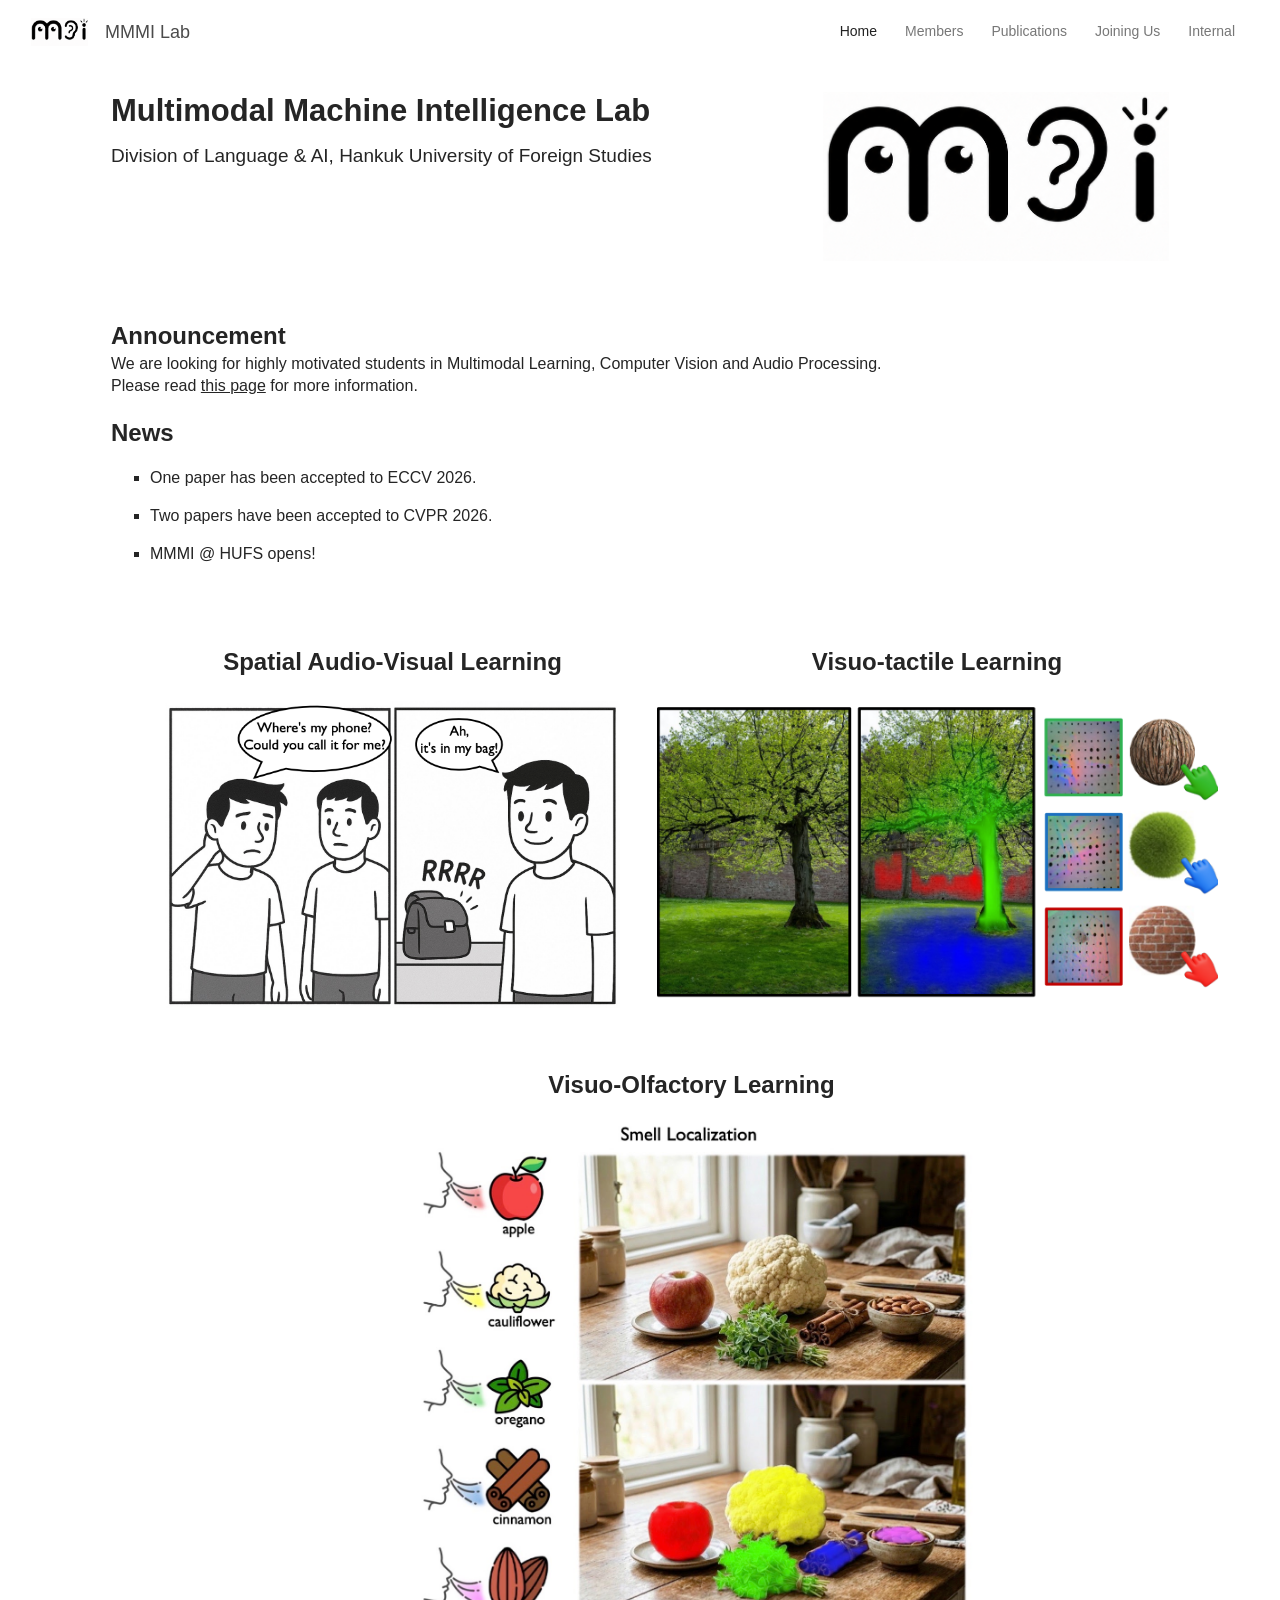
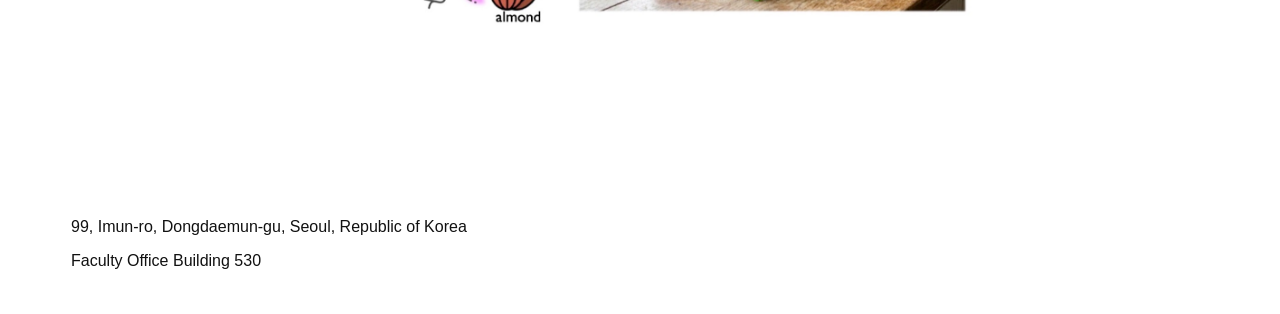
<file: index.html>
<!doctype html><html lang="en"><head><meta charset="utf-8"><meta name="viewport" content="width=device-width,initial-scale=1"><meta name="description" content="Multimodal Machine Intelligence Lab at Hankuk University of Foreign Studies"><title>MMMI Lab</title><link rel="stylesheet" href="style.css"></head><body>
<header class="site-header"><a class="brand" href="/"><img src="/assets/images/mmmi-logo.png?v=2" alt="MMMI logo"><span>MMMI Lab</span></a><button class="menu-button" aria-label="Menu">☰</button><nav class="nav"><a class="active" href="index.html">Home</a><a href="members/">Members</a><a href="publications/">Publications</a><a href="joining-us/">Joining Us</a><a href="internal/">Internal</a></nav></header>
<main class="home-main"><section class="home-intro"><div><h1>Multimodal Machine Intelligence Lab</h1><p>Division of Language &amp; AI, Hankuk University of Foreign Studies</p></div><img src="/assets/images/mmmi-logo.png?v=2" alt="MMMI Lab logo"></section><section class="home-info"><h2>Announcement</h2><p>We are looking for highly motivated students in Multimodal Learning, Computer Vision and Audio Processing.</p><p>Please read <a href="joining-us/">this page</a> for more information.</p><h2>News</h2><ul class="news-list"><li>One paper has been accepted to ECCV 2026.</li><li>Two papers have been accepted to CVPR 2026.</li><li>MMMI @ HUFS opens!</li></ul></section><section class="research-grid"><article class="research-card"><h3>Spatial Audio-Visual Learning</h3><img src="assets/images/spatial-audio-visual.png" alt="Spatial audio-visual learning"></article><article class="research-card"><h3>Visuo-tactile Learning</h3><img src="assets/images/visuo-tactile.png" alt="Visuo-tactile learning"></article><article class="research-card"><h3>Visuo-Olfactory Learning</h3><img src="assets/images/visuo-olfactory.jpg" alt="Visuo-olfactory learning"></article></section></main>
<footer class="footer"><p>99, Imun-ro, Dongdaemun-gu, Seoul, Republic of Korea</p><p><strong>Faculty Office Building 530</strong></p></footer><script src="script.js"></script></body></html>
</file>
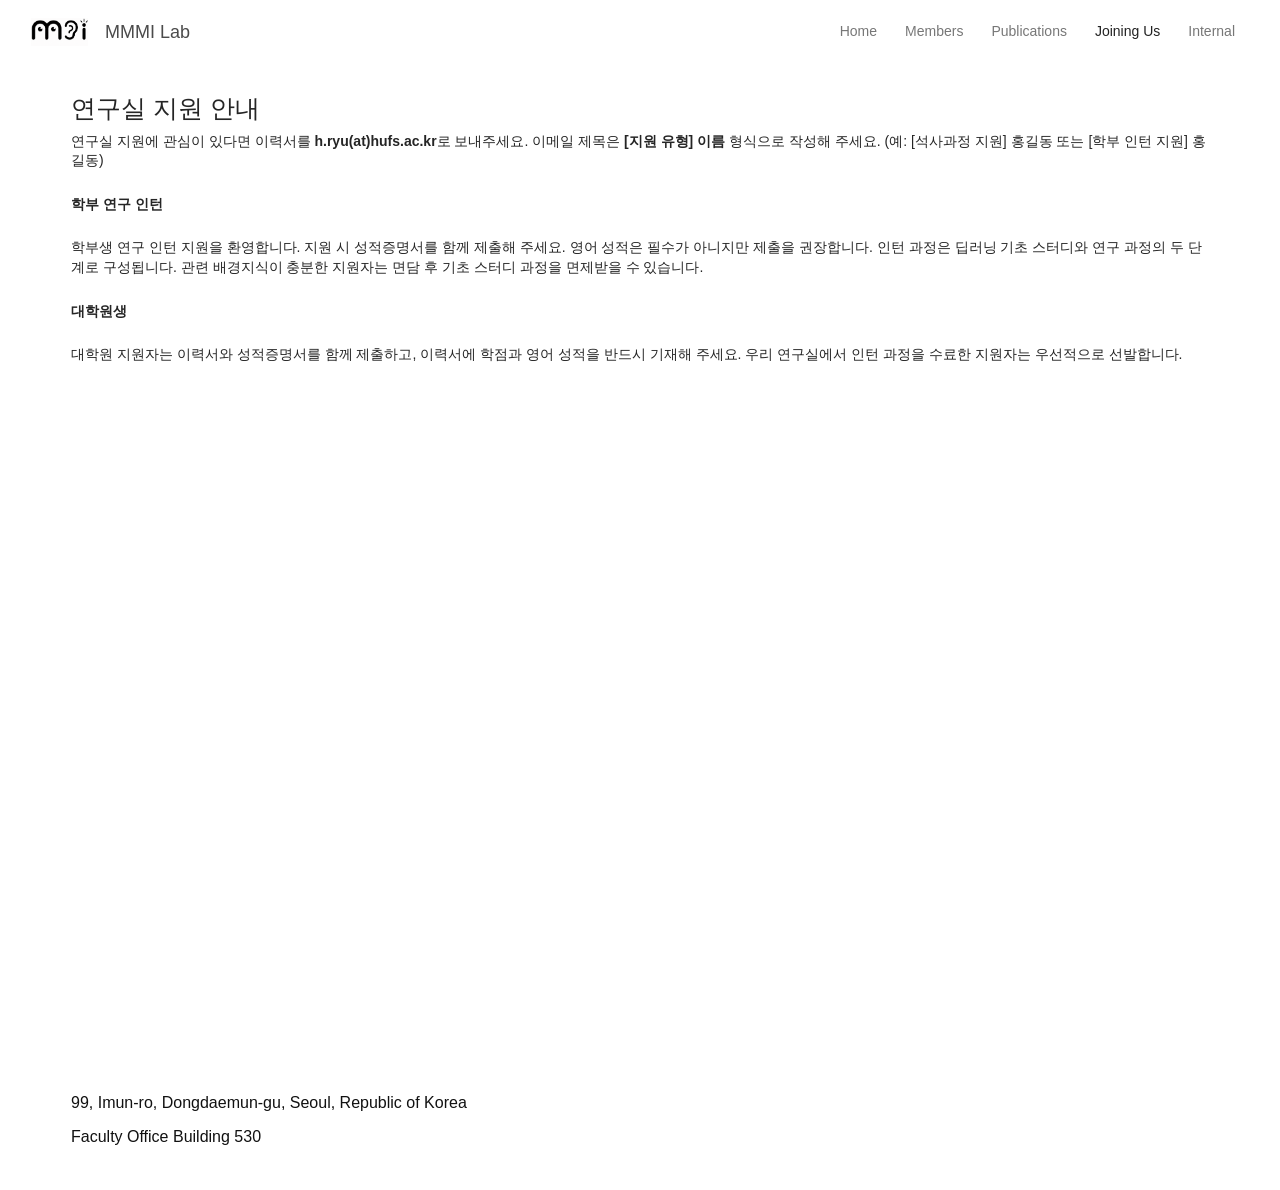
<file: joining-us/index.html>
<!doctype html>
<html lang="ko">
<head>
  <meta charset="utf-8">
  <meta name="viewport" content="width=device-width,initial-scale=1">
  <meta name="description" content="다중모달 기계지능 연구실 학부 연구 인턴 및 대학원생 지원 안내">
  <title>Joining Us - MMMI Lab</title>
  <link rel="stylesheet" href="../style.css">
</head>
<body>
  <header class="site-header">
    <a class="brand" href="/"><img src="/assets/images/mmmi-logo.png?v=2" alt="MMMI logo"><span>MMMI Lab</span></a>
    <button class="menu-button" aria-label="메뉴">☰</button>
    <nav class="nav" aria-label="주요 메뉴">
      <a href="../">Home</a>
      <a href="../members/">Members</a>
      <a href="../publications/">Publications</a>
      <a class="active" href="./">Joining Us</a>
      <a href="../internal/">Internal</a>
    </nav>
  </header>
  <main class="wrap section apply">
    <h1>연구실 지원 안내</h1>
    <p>
      연구실 지원에 관심이 있다면 이력서를 <strong>h.ryu(at)hufs.ac.kr</strong>로 보내주세요.
      이메일 제목은 <strong>[지원 유형] 이름</strong> 형식으로 작성해 주세요.
      (예: [석사과정 지원] 홍길동 또는 [학부 인턴 지원] 홍길동)
    </p>

    <h2>학부 연구 인턴</h2>
    <p>
      학부생 연구 인턴 지원을 환영합니다. 지원 시 성적증명서를 함께 제출해 주세요.
      영어 성적은 필수가 아니지만 제출을 권장합니다. 인턴 과정은 딥러닝 기초 스터디와
      연구 과정의 두 단계로 구성됩니다. 관련 배경지식이 충분한 지원자는 면담 후
      기초 스터디 과정을 면제받을 수 있습니다.
    </p>

    <h2>대학원생</h2>
    <p>
      대학원 지원자는 이력서와 성적증명서를 함께 제출하고, 이력서에 학점과 영어 성적을 반드시 기재해 주세요.
      우리 연구실에서 인턴 과정을 수료한 지원자는 우선적으로 선발합니다.
    </p>
  </main>
  <footer class="footer">
    <p>99, Imun-ro, Dongdaemun-gu, Seoul, Republic of Korea</p>
    <p><strong>Faculty Office Building 530</strong></p>
  </footer>
  <script src="../script.js"></script>
</body>
</html>
</file>
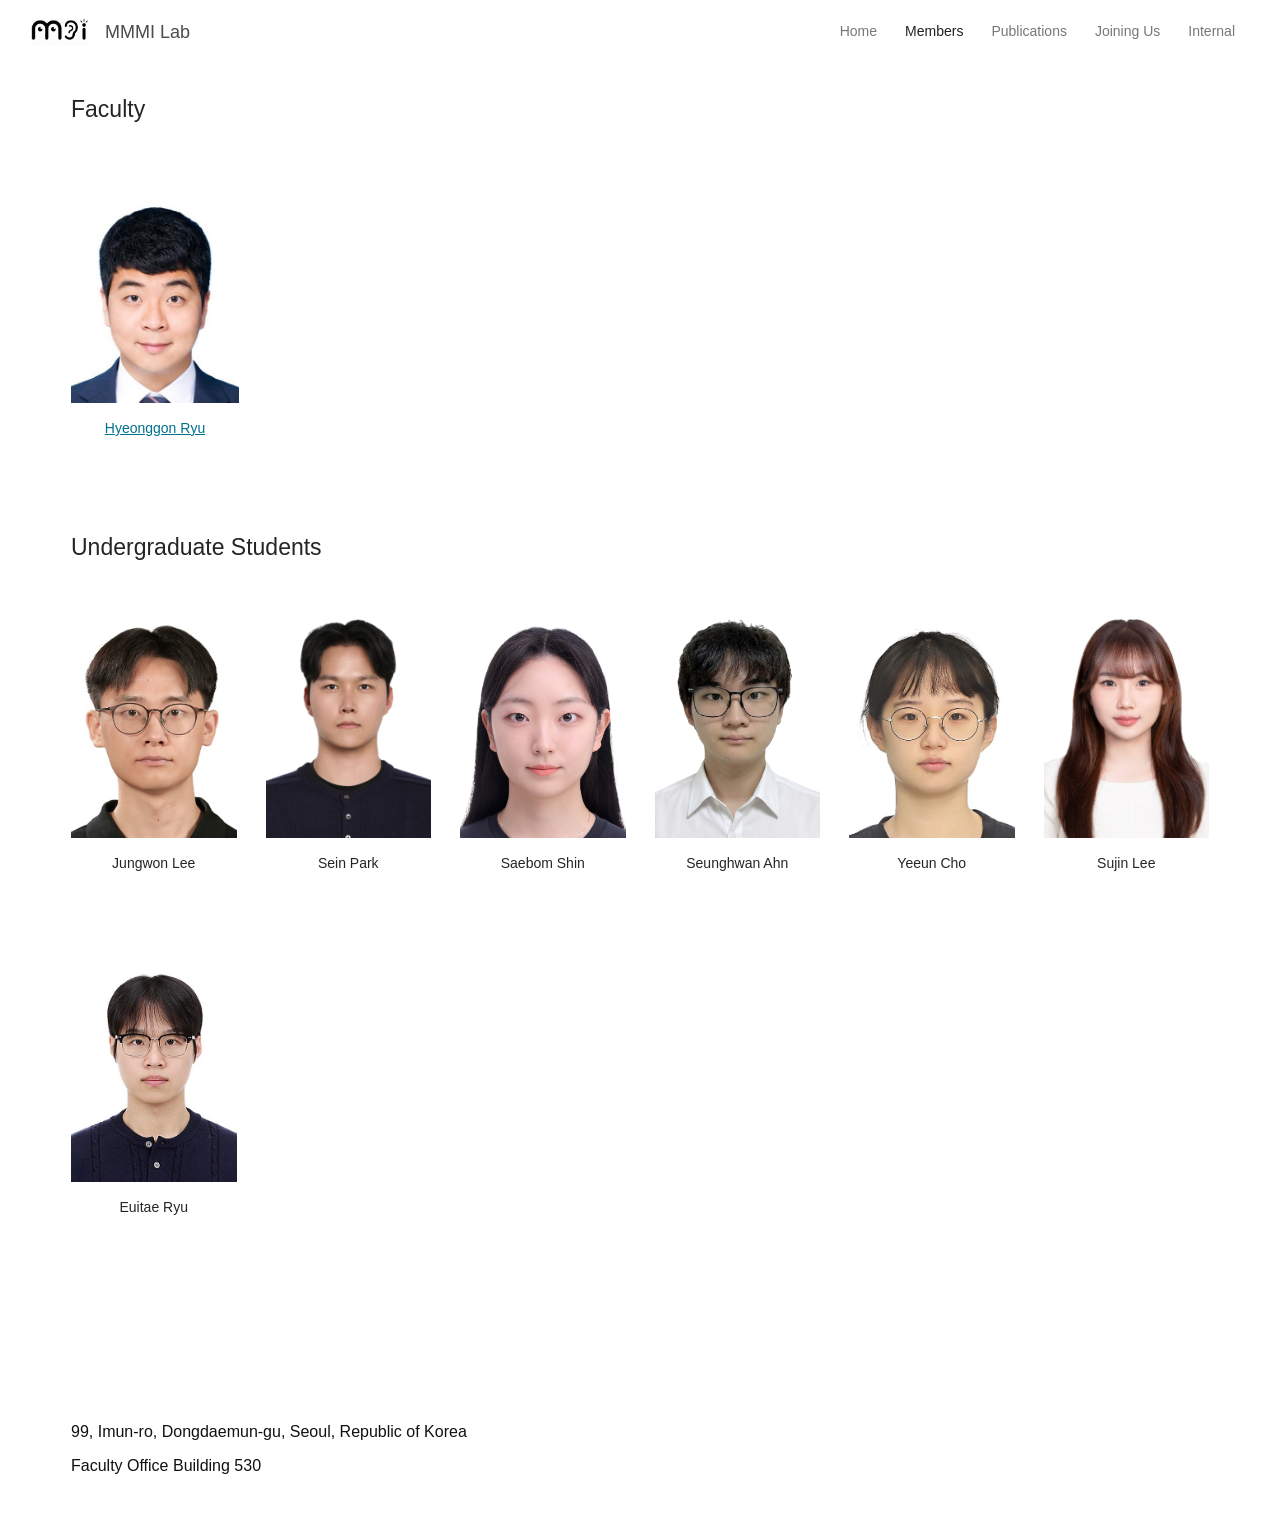
<file: members/index.html>
<!doctype html><html lang="en"><head><meta charset="utf-8"><meta name="viewport" content="width=device-width,initial-scale=1"><title>Members - MMMI Lab</title><link rel="stylesheet" href="../style.css"></head><body><header class="site-header"><a class="brand" href="/"><img src="/assets/images/mmmi-logo.png?v=2" alt="MMMI logo"><span>MMMI Lab</span></a><button class="menu-button" aria-label="Menu">☰</button><nav class="nav"><a href="../">Home</a><a class="active" href="./">Members</a><a href="../publications/">Publications</a><a href="../joining-us/">Joining Us</a></nav></header><main class="wrap"><section class="page-title member-section"><h2>Faculty</h2><div class="faculty-grid"><a class="member-card" href="pi.html"><img src="../assets/images/hyeonggon-ryu.jpg" alt="Hyeonggon Ryu"><h3>Hyeonggon Ryu</h3></a></div></section><section class="member-section"><h2>Undergraduate Students</h2><div class="member-grid">
<div class="member-card"><img src="../assets/images/jungwon-lee.jpg" alt="Jungwon Lee"><h3>Jungwon Lee</h3></div><div class="member-card"><img src="../assets/images/sein-park.png" alt="Sein Park"><h3>Sein Park</h3></div><div class="member-card"><img src="../assets/images/saebom-shin.jpg" alt="Saebom Shin"><h3>Saebom Shin</h3></div><div class="member-card"><img src="../assets/images/seunghwan-ahn.png" alt="Seunghwan Ahn"><h3>Seunghwan Ahn</h3></div><div class="member-card"><img src="../assets/images/yeeun-cho.jpg" alt="Yeeun Cho"><h3>Yeeun Cho</h3></div><div class="member-card"><img src="../assets/images/sujin-lee.png" alt="Sujin Lee"><h3>Sujin Lee</h3></div><div class="member-card"><img src="../assets/images/euitae-ryu.jpg" alt="Euitae Ryu"><h3>Euitae Ryu</h3></div>
</div></section></main><footer class="footer"><p>99, Imun-ro, Dongdaemun-gu, Seoul, Republic of Korea</p><p><strong>Faculty Office Building 530</strong></p></footer><script src="../script.js"></script></body></html>
</file>
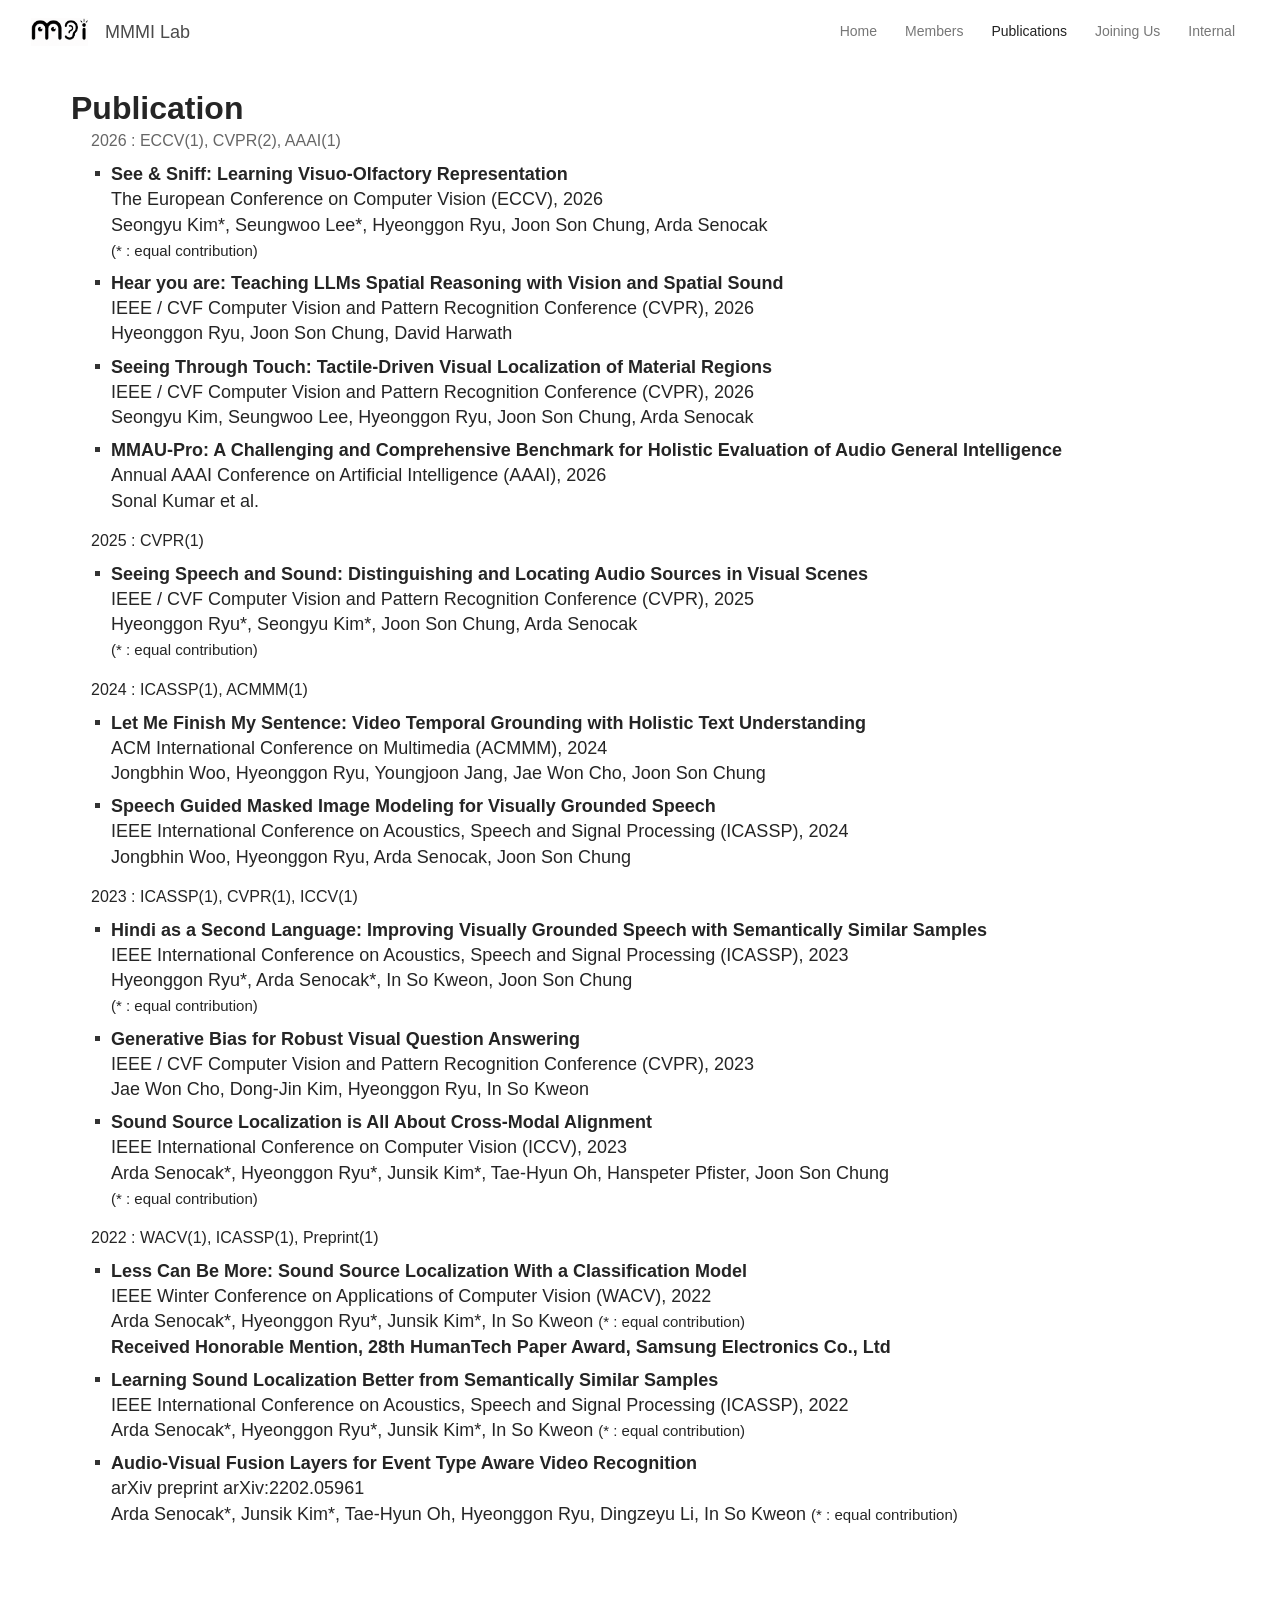
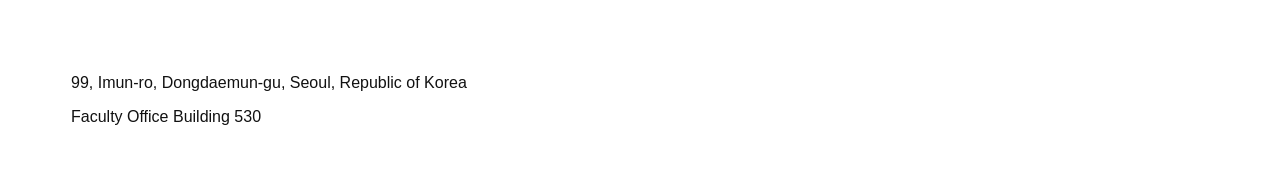
<file: publications/index.html>
<!doctype html><html lang="en"><head><meta charset="utf-8"><meta name="viewport" content="width=device-width,initial-scale=1"><title>Publications - MMMI Lab</title><link rel="stylesheet" href="../style.css"></head><body><header class="site-header"><a class="brand" href="/"><img src="/assets/images/mmmi-logo.png?v=2" alt="MMMI logo"><span>MMMI Lab</span></a><button class="menu-button" aria-label="Menu">☰</button><nav class="nav"><a href="../">Home</a><a href="../members/">Members</a><a class="active" href="./">Publications</a><a href="../joining-us/">Joining Us</a></nav></header><main class="wrap section pub-main"><h1>Publication</h1><p class="publication-summary">2026 : ECCV(1), CVPR(2), AAAI(1)</p>
<article class="paper"><h3>See &amp; Sniff: Learning Visuo-Olfactory Representation</h3><p class="venue">The European Conference on Computer Vision (ECCV), 2026</p><p class="authors">Seongyu Kim*, Seungwoo Lee*, Hyeonggon Ryu, Joon Son Chung, Arda Senocak<br><small>(* : equal contribution)</small></p></article>
<article class="paper"><h3>Hear you are: Teaching LLMs Spatial Reasoning with Vision and Spatial Sound</h3><p class="venue">IEEE / CVF Computer Vision and Pattern Recognition Conference (CVPR), 2026</p><p class="authors">Hyeonggon Ryu, Joon Son Chung, David Harwath</p></article>
<article class="paper"><h3>Seeing Through Touch: Tactile-Driven Visual Localization of Material Regions</h3><p class="venue">IEEE / CVF Computer Vision and Pattern Recognition Conference (CVPR), 2026</p><p class="authors">Seongyu Kim, Seungwoo Lee, Hyeonggon Ryu, Joon Son Chung, Arda Senocak</p></article>
<article class="paper"><h3>MMAU-Pro: A Challenging and Comprehensive Benchmark for Holistic Evaluation of Audio General Intelligence</h3><p class="venue">Annual AAAI Conference on Artificial Intelligence (AAAI), 2026</p><p class="authors">Sonal Kumar et al.</p></article>
<h2 class="year">2025 : CVPR(1)</h2><article class="paper"><h3>Seeing Speech and Sound: Distinguishing and Locating Audio Sources in Visual Scenes</h3><p class="venue">IEEE / CVF Computer Vision and Pattern Recognition Conference (CVPR), 2025</p><p class="authors">Hyeonggon Ryu*, Seongyu Kim*, Joon Son Chung, Arda Senocak<br><small>(* : equal contribution)</small></p></article>
<h2 class="year">2024 : ICASSP(1), ACMMM(1)</h2><article class="paper"><h3>Let Me Finish My Sentence: Video Temporal Grounding with Holistic Text Understanding</h3><p class="venue">ACM International Conference on Multimedia (ACMMM), 2024</p><p class="authors">Jongbhin Woo, Hyeonggon Ryu, Youngjoon Jang, Jae Won Cho, Joon Son Chung</p></article><article class="paper"><h3>Speech Guided Masked Image Modeling for Visually Grounded Speech</h3><p class="venue">IEEE International Conference on Acoustics, Speech and Signal Processing (ICASSP), 2024</p><p class="authors">Jongbhin Woo, Hyeonggon Ryu, Arda Senocak, Joon Son Chung</p></article>
<h2 class="year">2023 : ICASSP(1), CVPR(1), ICCV(1)</h2><article class="paper"><h3>Hindi as a Second Language: Improving Visually Grounded Speech with Semantically Similar Samples</h3><p class="venue">IEEE International Conference on Acoustics, Speech and Signal Processing (ICASSP), 2023</p><p class="authors">Hyeonggon Ryu*, Arda Senocak*, In So Kweon, Joon Son Chung<br><small>(* : equal contribution)</small></p></article><article class="paper"><h3>Generative Bias for Robust Visual Question Answering</h3><p class="venue">IEEE / CVF Computer Vision and Pattern Recognition Conference (CVPR), 2023</p><p class="authors">Jae Won Cho, Dong-Jin Kim, Hyeonggon Ryu, In So Kweon</p></article><article class="paper"><h3>Sound Source Localization is All About Cross-Modal Alignment</h3><p class="venue">IEEE International Conference on Computer Vision (ICCV), 2023</p><p class="authors">Arda Senocak*, Hyeonggon Ryu*, Junsik Kim*, Tae-Hyun Oh, Hanspeter Pfister, Joon Son Chung<br><small>(* : equal contribution)</small></p></article>
<h2 class="year">2022 : WACV(1), ICASSP(1), Preprint(1)</h2><article class="paper"><h3>Less Can Be More: Sound Source Localization With a Classification Model</h3><p class="venue">IEEE Winter Conference on Applications of Computer Vision (WACV), 2022</p><p class="authors">Arda Senocak*, Hyeonggon Ryu*, Junsik Kim*, In So Kweon <small>(* : equal contribution)</small><br><strong>Received Honorable Mention, 28th HumanTech Paper Award, Samsung Electronics Co., Ltd</strong></p></article><article class="paper"><h3>Learning Sound Localization Better from Semantically Similar Samples</h3><p class="venue">IEEE International Conference on Acoustics, Speech and Signal Processing (ICASSP), 2022</p><p class="authors">Arda Senocak*, Hyeonggon Ryu*, Junsik Kim*, In So Kweon <small>(* : equal contribution)</small></p></article><article class="paper"><h3>Audio-Visual Fusion Layers for Event Type Aware Video Recognition</h3><p class="venue">arXiv preprint arXiv:2202.05961</p><p class="authors">Arda Senocak*, Junsik Kim*, Tae-Hyun Oh, Hyeonggon Ryu, Dingzeyu Li, In So Kweon <small>(* : equal contribution)</small></p></article></main><footer class="footer"><p>99, Imun-ro, Dongdaemun-gu, Seoul, Republic of Korea</p><p><strong>Faculty Office Building 530</strong></p></footer><script src="../script.js"></script></body></html>
</file>
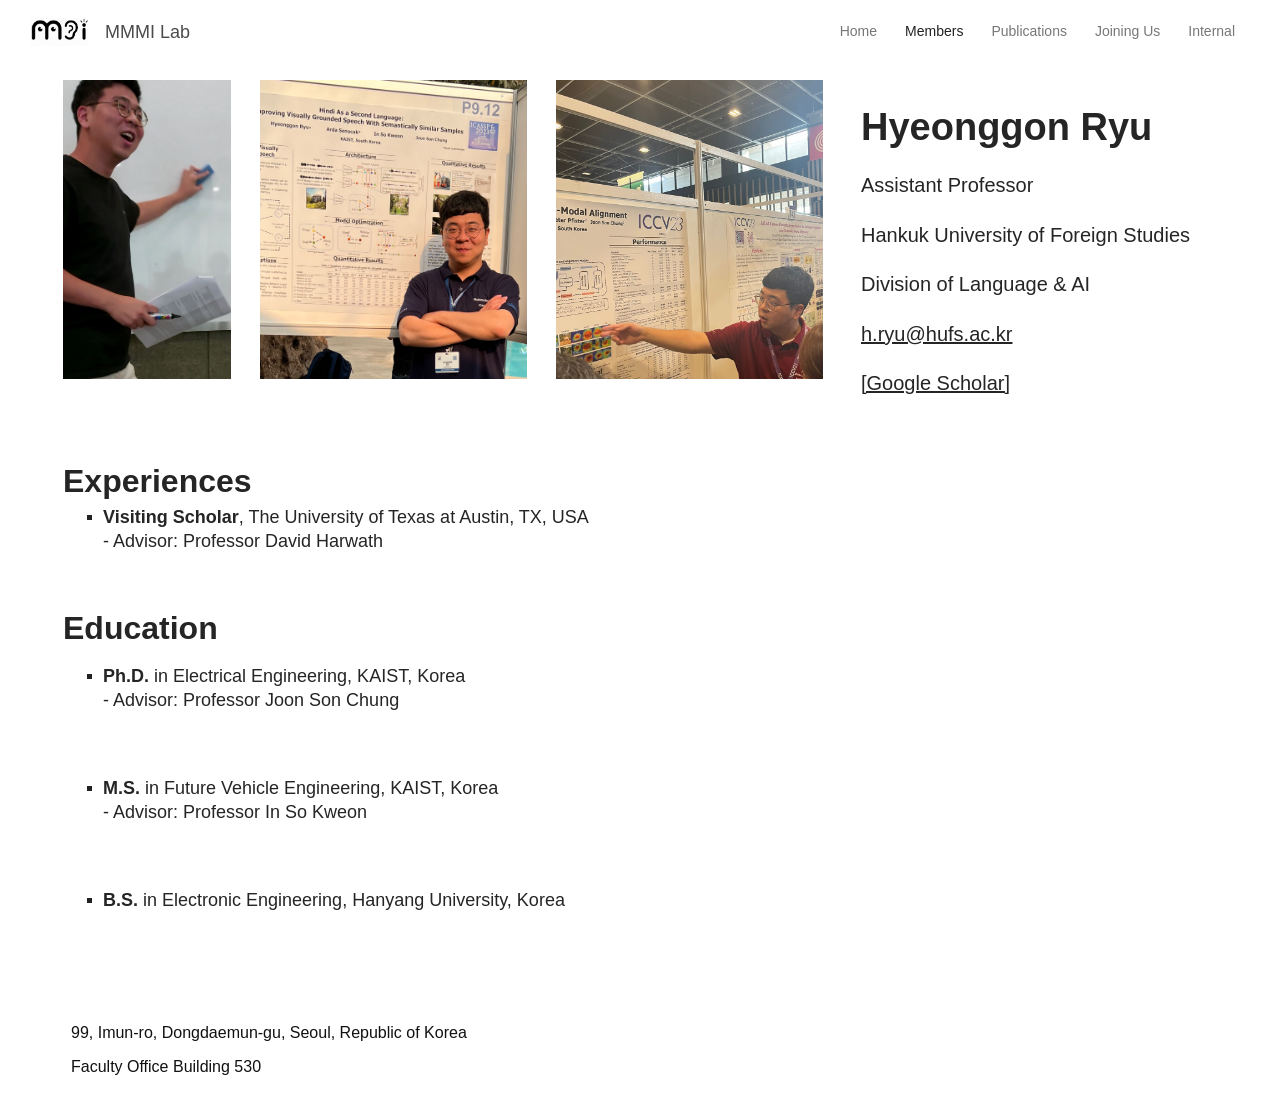
<file: members/pi.html>
<!doctype html>
<html lang="en">
<head>
  <meta charset="utf-8">
  <meta name="viewport" content="width=device-width,initial-scale=1">
  <title>Hyeonggon Ryu - MMMI Lab</title>
  <link rel="stylesheet" href="../style.css">
</head>
<body>
  <header class="site-header">
    <a class="brand" href="/"><img src="/assets/images/mmmi-logo.png?v=2" alt="MMMI logo"><span>MMMI Lab</span></a>
    <button class="menu-button" aria-label="Menu">☰</button>
    <nav class="nav"><a href="../">Home</a><a class="active" href="./">Members</a><a href="../publications/">Publications</a><a href="../joining-us/">Joining Us</a><a href="../internal/">Internal</a></nav>
  </header>
  <main class="pi-page">
    <section class="pi-top">
      <div class="pi-gallery">
        <img src="../assets/images/pi-teaching.png" alt="Teaching">
        <img src="../assets/images/pi-icassp.png" alt="ICASSP 2023">
        <img src="../assets/images/pi-iccv.png" alt="ICCV 2023">
      </div>
      <div class="pi-profile">
        <h1>Hyeonggon Ryu</h1>
        <p>Assistant Professor</p>
        <p>Hankuk University of Foreign Studies</p>
        <p>Division of Language &amp; AI</p>
        <p><a href="mailto:h.ryu@hufs.ac.kr">h.ryu@hufs.ac.kr</a></p>
        <p><a href="https://scholar.google.com/citations?user=v9BcFogAAAAJ&amp;hl=en">[Google Scholar]</a></p>
      </div>
    </section>
    <section class="resume-section">
      <h2>Experiences</h2>
      <div class="resume-item">
        <p><strong>Visiting Scholar</strong>, The University of Texas at Austin, TX, USA<br><span>- Advisor: Professor David Harwath</span></p>
      </div>
    </section>
    <section class="resume-section education">
      <h2>Education</h2>
      <div class="resume-item"><p><strong>Ph.D.</strong> in Electrical Engineering, KAIST, Korea<br><span>- Advisor: Professor Joon Son Chung</span></p></div>
      <div class="resume-item"><p><strong>M.S.</strong> in Future Vehicle Engineering, KAIST, Korea<br><span>- Advisor: Professor In So Kweon</span></p></div>
      <div class="resume-item"><p><strong>B.S.</strong> in Electronic Engineering, Hanyang University, Korea</p></div>
    </section>
  </main>
  <footer class="footer pi-footer"><p>99, Imun-ro, Dongdaemun-gu, Seoul, Republic of Korea</p><p><strong>Faculty Office Building 530</strong></p></footer>
  <script src="../script.js"></script>
</body>
</html>
</file>
<file: style.css>
*{box-sizing:border-box}
html{scroll-behavior:smooth}
body{margin:0;background:#fff;color:#252525;font-family:Arial,Helvetica,sans-serif;font-size:16px;line-height:1.38}
a{color:inherit}
img{display:block;max-width:100%}

.site-header{height:64px;display:flex;align-items:center;padding:0 31px;background:#fff}
.brand{display:flex;align-items:center;gap:17px;color:#4b4b4b;font-size:18px;font-weight:400;text-decoration:none}
.brand img{width:57px;height:38px;object-fit:contain}
.nav{height:100%;display:flex;align-items:stretch;margin-left:auto}
.nav a{display:flex;align-items:center;padding:0 14px;color:#777;font-size:14px;text-decoration:none}
.nav a:hover,.nav a.active{color:#222}
.menu-button{display:none;margin-left:auto;border:0;background:none;font-size:25px}

.wrap{width:min(1138px,calc(100% - 48px));margin:auto}
.section{padding:27px 0}
.footer{width:min(1138px,calc(100% - 48px));margin:80px auto 0;padding:30px 0;background:#fff;text-align:left;color:#111;font-size:16px}
.footer p{margin:0 0 12px}
.footer strong{font-weight:400}

.home-main{width:min(1058px,calc(100% - 48px));margin:0 auto}
.home-intro{display:grid;grid-template-columns:1.55fr .85fr;gap:80px;align-items:start;padding-top:28px}
.home-intro h1{margin:0 0 12px;font-size:31px;line-height:1.25}
.home-intro p{margin:0;font-size:19px}
.home-intro img{width:365px;justify-self:end}
.home-info{padding-top:58px}
.home-info h2{margin:0 0 1px;font-size:24px}
.home-info h2:nth-of-type(2){margin-top:19px}
.home-info p{margin:0}
.news-list{margin:10px 0 0;padding-left:39px;list-style-type:square}
.news-list li{padding:8px 0}
.research-grid{width:1053px;display:grid;grid-template-columns:455px 562px;gap:60px 36px;margin-top:72px;margin-left:54px;padding-bottom:80px}
.research-card{text-align:center}
.research-card h3{margin:0 0 22px;font-size:24px;font-weight:600}
.research-card img{width:100%;object-fit:contain}
.research-card:first-child img{width:455px;height:308px}
.research-card:nth-child(2) img{width:562px;height:301px}
.research-card:last-child{grid-column:1/-1;width:54%;justify-self:center}

.page-title.member-section{padding-top:30px}
.member-section{padding:0 0 94px}
.member-section h2{margin:0 0 58px;font-size:23px;font-weight:400}
.member-section:nth-child(2) h2{margin-bottom:55px}
.faculty-grid{width:168px}
.member-grid{display:grid;grid-template-columns:repeat(6,1fr);column-gap:29px;row-gap:90px}
.member-card{text-align:center;text-decoration:none}
.member-card img{width:100%;height:219px;object-fit:cover}
.member-card h3{margin:16px 0 0;font-size:14px;font-weight:400}
.member-card[href] h3{color:#00708c;text-decoration:underline}

.apply{max-width:1138px;min-height:918px}
.apply h1{margin:0 0 6px;font-size:25px;font-weight:400}
.apply p{margin:0;font-size:14px}
.apply h2{margin:25px 0 24px;font-size:14px}

.pub-main{padding-top:27px}
.pub-main>h1{margin:0 0 4px;font-size:32px;line-height:1.1}
.publication-summary{margin:4px 20px 10px;color:#666}
.year{margin:16px 20px 10px;font-size:16px;font-weight:400}
.paper{position:relative;margin:0 20px 8px;padding-left:20px;font-size:18px;line-height:1.4}
.paper:before{position:absolute;top:9px;left:4px;width:5px;height:5px;background:#333;content:""}
.paper h3{margin:0;font-size:18px;line-height:1.4}
.paper .venue,.paper .authors{margin:0;color:#252525;font-style:normal}

.pi-page{width:min(1154px,calc(100% - 48px));margin:0 auto;padding-top:16px}
.pi-top{display:grid;grid-template-columns:760px 1fr;gap:38px}
.pi-gallery{display:grid;grid-template-columns:168px 267px 267px;gap:29px}
.pi-gallery img{width:100%;height:299px;object-fit:cover}
.pi-profile h1{margin:28px 0 26px;font-size:38px;line-height:1}
.pi-profile p{margin:0 0 22px;font-size:20px}
.resume-section{margin-top:45px}
.resume-section h2{margin:0;font-size:32px;line-height:1}
.resume-item{position:relative;margin:0 8px 0 24px;padding:8px 0 0 16px;font-size:18px;line-height:1.35}
.resume-item:before{position:absolute;top:18px;left:0;width:5px;height:5px;background:#222;content:""}
.resume-item p{margin:0}
.resume-section:not(.education) .resume-item{min-height:87px}
.education{margin-top:28px}
.education .resume-item{min-height:112px;margin-top:0;padding-top:20px;line-height:1.35}
.education .resume-item:before{top:30px}
.pi-footer{margin-top:12px}

@media(max-width:720px){
  .site-header{height:58px;padding:0 16px}
  .brand{gap:10px}
  .brand img{width:45px;height:30px}
  .menu-button{display:block}
  .nav{display:none;position:absolute;z-index:10;top:58px;left:0;right:0;height:auto;flex-direction:column;background:#fff;box-shadow:0 4px 7px #0002}
  .nav.open{display:flex}
  .nav a{padding:14px 22px}
  .home-main,.wrap,.footer,.pi-page{width:calc(100% - 32px)}
  .home-intro{grid-template-columns:1fr;gap:24px;padding-top:34px}
  .home-intro h1{font-size:27px}
  .home-intro img{width:280px;justify-self:center}
  .home-info{padding-top:45px}
  .research-grid{width:100%;grid-template-columns:1fr;gap:55px;margin:55px 0 0}
  .research-card:first-child img,.research-card:nth-child(2) img{width:100%;height:auto}
  .research-card:last-child{grid-column:auto;width:100%}
  .member-grid{grid-template-columns:1fr 1fr;gap:48px 24px}
  .faculty-grid{width:calc((100% - 24px)/2)}
  .member-card img{height:auto}
  .apply{min-height:0}
  .pi-top{grid-template-columns:1fr}
  .pi-gallery{grid-template-columns:1fr;gap:10px}
  .pi-gallery img{height:auto}
  .resume-item{grid-template-columns:1fr}
  .resume-item p:last-child{text-align:left}
  .footer{margin-top:40px}
}

@media(max-width:430px){.member-grid{grid-template-columns:1fr}}
</file>
